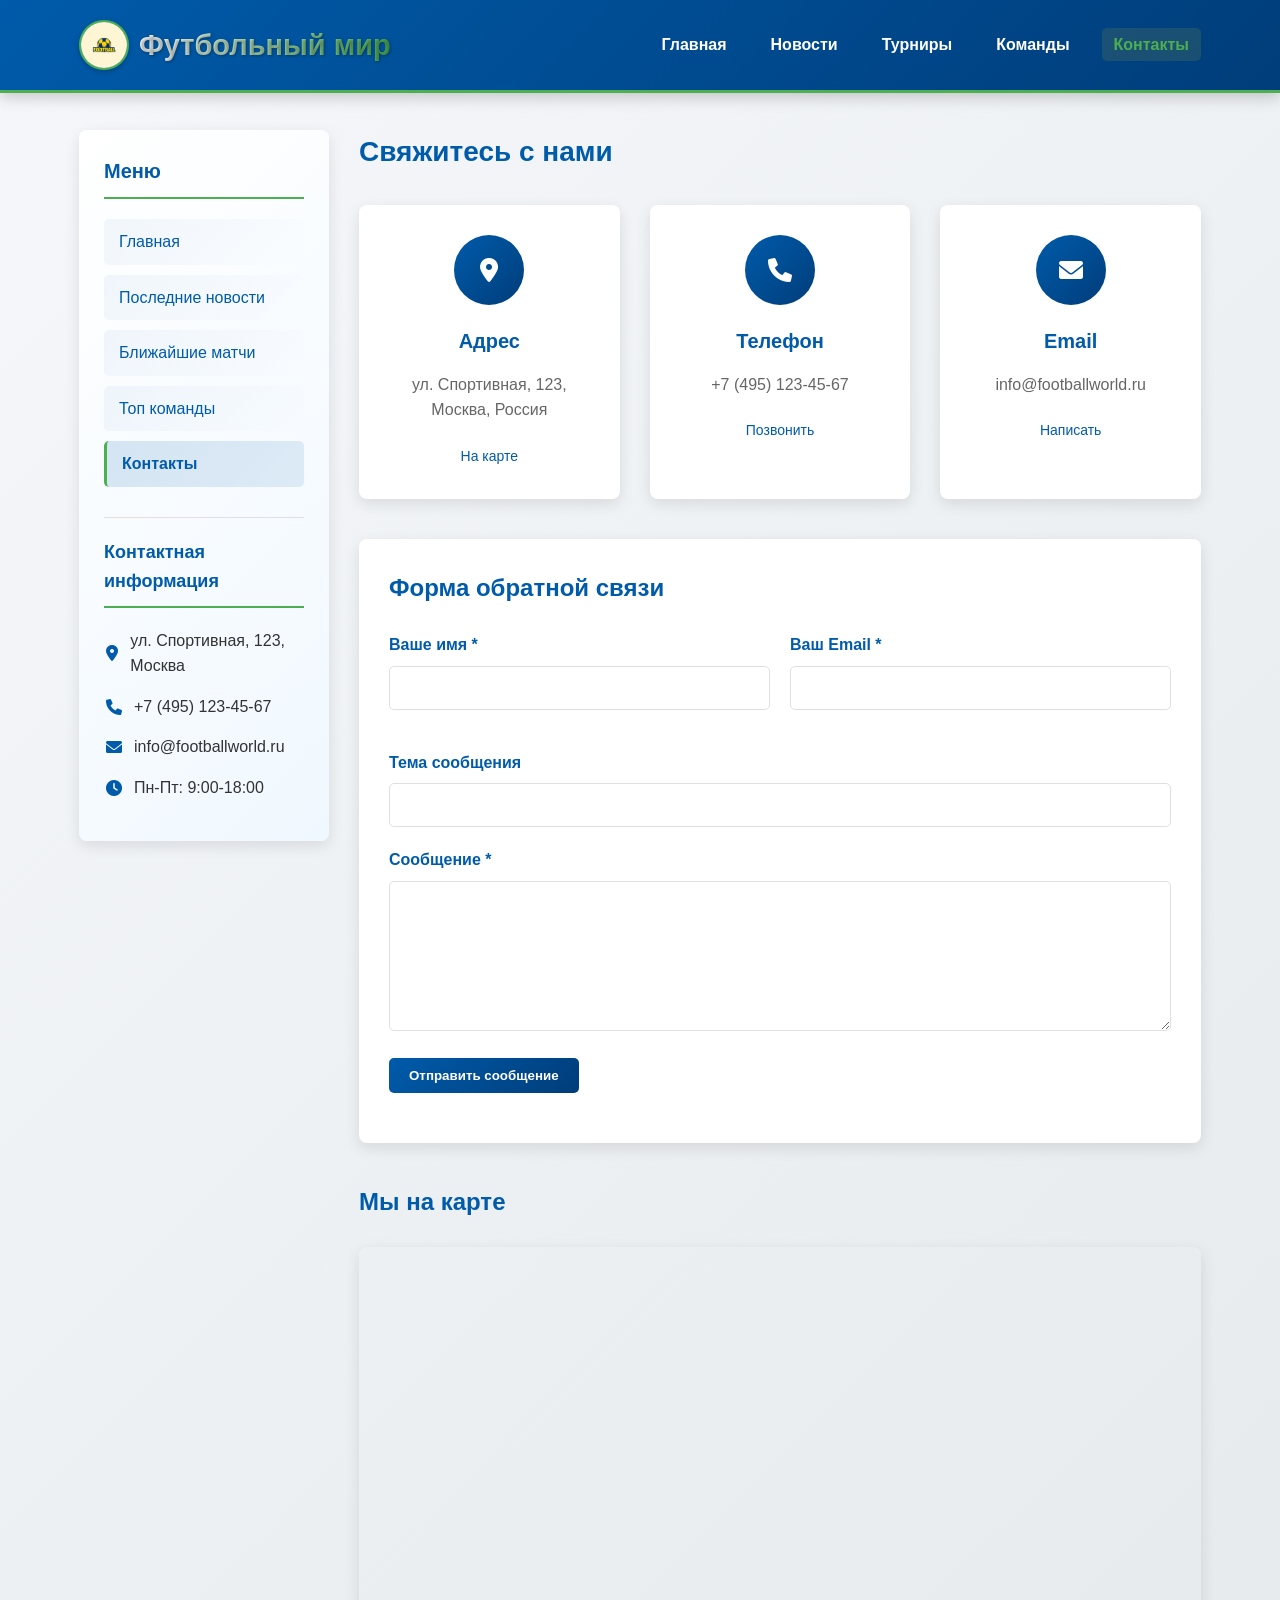
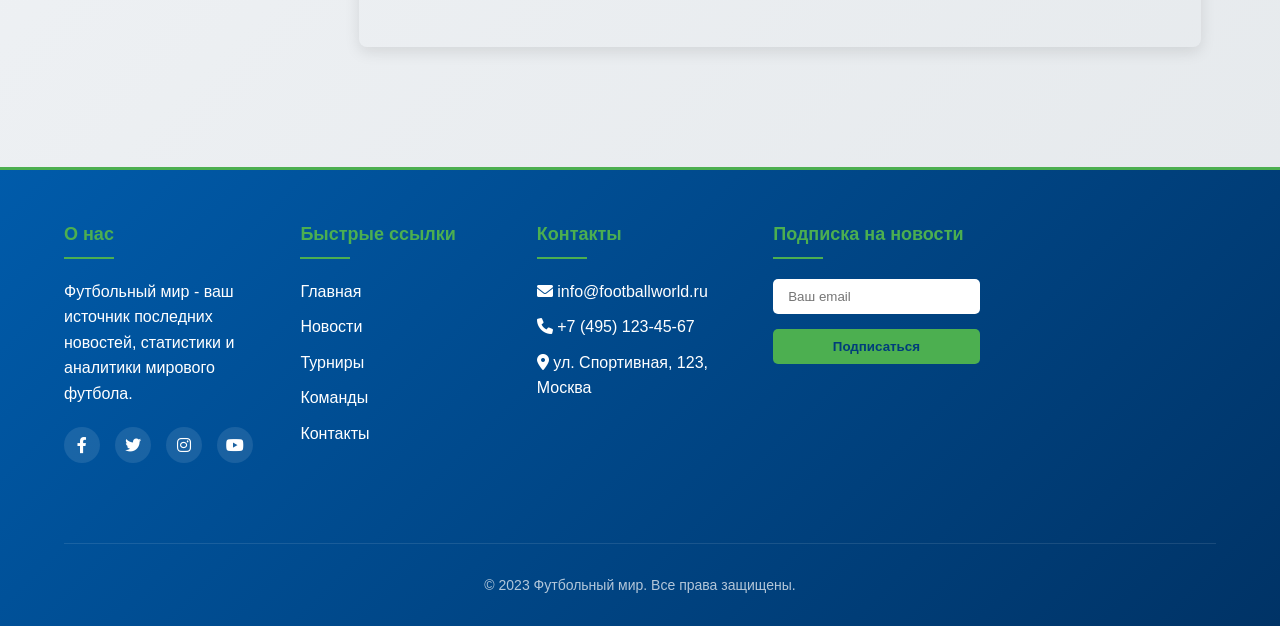
<file: demos/strityxa/contacts.html>
<!DOCTYPE html>
<html lang="ru">
<head>
    <meta charset="UTF-8">
    <meta name="viewport" content="width=device-width, initial-scale=1.0">
    <title>Футбольный мир - Контакты</title>
    <link rel="stylesheet" href="css/common.css">
    <link rel="stylesheet" href="css/header.css">
    <link rel="stylesheet" href="css/content.css">  
    <link rel="stylesheet" href="css/sidebar.css">    <link rel="stylesheet" href="https://cdnjs.cloudflare.com/ajax/libs/font-awesome/6.0.0-beta3/css/all.min.css">
    <link rel="icon" href="images/logo.png" type="image/png">
</head>
<body>
    <header>
        <div class="container">
            <div class="logo">
                <img src="images/logo.png" alt="Логотип Футбольный мир">
                <h1>Футбольный мир</h1>
            </div>
            <nav class="main-nav">
                <ul>
                    <li><a href="index.html">Главная</a></li>
                    <li><a href="news.html">Новости</a></li>
                    <li><a href="tournaments.html">Турниры</a></li>
                    <li><a href="teams.html">Команды</a></li>
                    <li class="active"><a href="contacts.html">Контакты</a></li>
                </ul>
            </nav>
            <div class="mobile-menu-btn">
                <i class="fas fa-bars"></i>
            </div>
        </div>
    </header>

    <div class="container main-container">
        <aside class="sidebar">
            <h3>Меню</h3>
            <nav class="sidebar-nav">
                <ul>
                    <li><a href="index.html">Главная</a></li>
                    <li><a href="news.html">Последние новости</a></li>
                    <li><a href="tournaments.html">Ближайшие матчи</a></li>
                    <li><a href="teams.html">Топ команды</a></li>
                    <li class="active"><a href="contacts.html">Контакты</a></li>
                </ul>
            </nav>

            <div class="sidebar-widget">
                <h3>Контактная информация</h3>
                <div class="contact-sidebar">
                    <p><i class="fas fa-map-marker-alt"></i> ул. Спортивная, 123, Москва</p>
                    <p><i class="fas fa-phone"></i> +7 (495) 123-45-67</p>
                    <p><i class="fas fa-envelope"></i> info@footballworld.ru</p>
                    <p><i class="fas fa-clock"></i> Пн-Пт: 9:00-18:00</p>
                </div>
            </div>
        </aside>

        <main class="main-content">
            <section class="contacts-section">
                <h2><span>Свяжитесь с нами</span></h2>
                
                <div class="contact-cards">
                    <div class="contact-card">
                        <div class="contact-icon">
                            <i class="fas fa-map-marker-alt"></i>
                        </div>
                        <h3>Адрес</h3>
                        <p>ул. Спортивная, 123, Москва, Россия</p>
                        <a href="#" class="btn-small">На карте</a>
                    </div>
                    
                    <div class="contact-card">
                        <div class="contact-icon">
                            <i class="fas fa-phone"></i>
                        </div>
                        <h3>Телефон</h3>
                        <p>+7 (495) 123-45-67</p>
                        <a href="tel:+74951234567" class="btn-small">Позвонить</a>
                    </div>
                    
                    <div class="contact-card">
                        <div class="contact-icon">
                            <i class="fas fa-envelope"></i>
                        </div>
                        <h3>Email</h3>
                        <p>info@footballworld.ru</p>
                        <a href="mailto:info@footballworld.ru" class="btn-small">Написать</a>
                    </div>
                </div>
                
                <div class="contact-form-container">
                    <h3><span>Форма обратной связи</span></h3>
                    <form class="contact-form">
                        <div class="form-row">
                            <div class="form-group">
                                <label for="name">Ваше имя *</label>
                                <input type="text" id="name" name="name" required>
                            </div>
                            <div class="form-group">
                                <label for="email">Ваш Email *</label>
                                <input type="email" id="email" name="email" required>
                            </div>
                        </div>
                        
                        <div class="form-group">
                            <label for="subject">Тема сообщения</label>
                            <input type="text" id="subject" name="subject">
                        </div>
                        
                        <div class="form-group">
                            <label for="message">Сообщение *</label>
                            <textarea id="message" name="message" rows="6" required></textarea>
                        </div>
                        
                        <div class="form-group">
                            <button type="submit" class="btn">Отправить сообщение</button>
                        </div>
                    </form>
                </div>
                
                <div class="map-container">
                    <h3><span>Мы на карте</span></h3>
                    <div class="map">
                        <!-- Здесь будет карта -->
                        <iframe src="https://www.google.com/maps/embed?pb=!1m18!1m12!1m3!1d2245.373789135139!2d37.61842331593095!3d55.753700980553136!2m3!1f0!2f0!3f0!3m2!1i1024!2i768!4f13.1!3m3!1m2!1s0x46b54a5a738fa419%3A0x7c347d506f52311f!2z0JrRgNCw0YHQvdCw0Y8g0J_RgNC10YHQvdC40LbQsNGA0LjRjywgMTIzLCDQnNC-0YHQutCy0LAsINCg0L7RgdGB0LjRjywgMTAxMDAw!5e0!3m2!1sru!2sru!4v1620000000000!5m2!1sru!2sru" width="100%" height="400" style="border:0;" allowfullscreen="" loading="lazy"></iframe>
                    </div>
                </div>
            </section>
        </main>
    </div>

    <footer>
        <div class="footer-container">
            <div class="footer-section">
                <h3>О нас</h3>
                <p>Футбольный мир - ваш источник последних новостей, статистики и аналитики мирового футбола.</p>
                <div class="social-links">
                    <a href="#"><i class="fab fa-facebook-f"></i></a>
                    <a href="#"><i class="fab fa-twitter"></i></a>
                    <a href="#"><i class="fab fa-instagram"></i></a>
                    <a href="#"><i class="fab fa-youtube"></i></a>
                </div>
            </div>
            
            <div class="footer-section">
                <h3>Быстрые ссылки</h3>
                <ul>
                    <li><a href="index.html">Главная</a></li>
                    <li><a href="news.html">Новости</a></li>
                    <li><a href="tournaments.html">Турниры</a></li>
                    <li><a href="teams.html">Команды</a></li>
                    <li><a href="contacts.html">Контакты</a></li>
                </ul>
            </div>
            
            <div class="footer-section">
                <h3>Контакты</h3>
                <ul>
                    <li><i class="fas fa-envelope"></i> info@footballworld.ru</li>
                    <li><i class="fas fa-phone"></i> +7 (495) 123-45-67</li>
                    <li><i class="fas fa-map-marker-alt"></i> ул. Спортивная, 123, Москва</li>
                </ul>
            </div>
            
            <div class="footer-section">
                <h3>Подписка на новости</h3>
                <form class="subscribe-form">
                    <input type="email" placeholder="Ваш email" required>
                    <button type="submit">Подписаться</button>
                </form>
            </div>
            
            <div class="footer-bottom">
                <p>&copy; 2023 Футбольный мир. Все права защищены.</p>
            </div>
        </div>    </footer>
</body>
</html>
</file>
<file: demos/strityxa/css/common.css>
/* Общие стили */
:root {
    --primary-color: #005baa;
    --primary-dark: #003d7a;
    --secondary-color: #4CAF50; /* Зелёный вместо золотого */
    --text-color: #333;
    --light-gray: #f5f5f5;
    --medium-gray: #e0e0e0;
    --dark-gray: #666;
    --white: #ffffff;
    --black: #000000;
    --success-color: #28a745;
    --error-color: #dc3545;
    --accent-green: #2E8B57; /* Дополнительный зелёный */
}

* {
    margin: 0;
    padding: 0;
    box-sizing: border-box;
}

body {
    font-family: 'Segoe UI', Tahoma, Geneva, Verdana, sans-serif;
    line-height: 1.6;
    color: var(--text-color);
    background: linear-gradient(135deg, #f5f7fa 0%, #e4e8eb 100%);
    padding-top: 100px;
    display: grid;
    grid-template-columns: 1fr;
    min-height: 100vh;
}

.container {
    width: 90%;
    max-width: 1200px;
    margin: 0 auto;
    padding: 0 15px;
}

.main-container {
    display: grid;
    grid-template-columns: 250px 1fr;
    gap: 30px;
    margin: 30px auto;
}

h1, h2, h3, h4, h5, h6 {
    color: var(--primary-color);
    margin-bottom: 15px;
    font-weight: 700;
}

a {
    text-decoration: none;
    color: var(--primary-color);
    transition: all 0.3s ease;
}

a:hover {
    color: var(--primary-dark);
}

img {
    max-width: 100%;
    height: auto;
}

.btn {
    display: inline-block;
    padding: 10px 20px;
    background: linear-gradient(135deg, var(--primary-color) 0%, var(--primary-dark) 100%);
    color: var(--white);
    border: none;
    border-radius: 5px;
    font-weight: 600;
    cursor: pointer;
    transition: all 0.3s ease;
    text-align: center;
}

.btn:hover {
    background: linear-gradient(135deg, var(--primary-dark) 0%, #002a54 100%);
    transform: translateY(-2px);
    box-shadow: 0 5px 15px rgba(0, 0, 0, 0.1);
}

.btn-small {
    padding: 6px 12px;
    font-size: 14px;
}
</file>
<file: demos/strityxa/css/header.css>
/* Шапка */
header {
    background: linear-gradient(135deg, var(--primary-color) 0%, var(--primary-dark) 100%);
    color: var(--white);
    padding: 20px 0;
    box-shadow: 0 4px 15px rgba(0, 0, 0, 0.2);
    position: fixed;
    width: 100%;
    top: 0;
    z-index: 1000;
    border-bottom: 3px solid var(--secondary-color);
}

header .container {
    display: flex;
    justify-content: space-between;
    align-items: center;
}

.logo {
    display: flex;
    align-items: center;
    gap: 10px;
}

.logo img {
    height: 50px;
    width: 50px;
    border-radius: 50%;
    object-fit: cover;
    border: 2px solid var(--secondary-color);
    box-shadow: 0 2px 5px rgba(0,0,0,0.2);
    transition: all 0.3s ease;
}

.logo img:hover {
    box-shadow: 0 5px 15px rgba(0,0,0,0.3);
}

.logo h1 {
    color: var(--white);
    font-size: 29px;
    margin: 0;
    background: linear-gradient(to right, var(--white) 0%, var(--secondary-color) 100%);
    -webkit-background-clip: text;
    background-clip: text;
    color: transparent;
    text-shadow: 1px 1px 3px rgba(0, 0, 0, 0.3);
}

.main-nav ul {
    display: flex;
    list-style: none;
    gap: 20px;
}

.main-nav li {
    position: relative;
}

.main-nav a {
    color: var(--white);
    font-weight: 600;
    padding: 8px 12px;
    border-radius: 5px;
    transition: all 0.3s ease;
}

.main-nav a:hover {
    background: rgba(255, 255, 255, 0.2);
}

.main-nav .active a {
    color: var(--secondary-color);
    background: rgba(255, 215, 0, 0.1);
}

.mobile-menu-btn {
    display: none;
    color: var(--white);
    font-size: 24px;
    cursor: pointer;
}

/* Футер */
footer {
    background: linear-gradient(135deg, var(--primary-color) 0%, #003366 100%);
    color: var(--white);
    padding: 50px 0 30px;
    margin-top: 50px;
    border-top: 3px solid var(--secondary-color);
}

.footer-container {
    width: 90%;
    max-width: 1200px;
    margin: 0 auto;
    display: grid;
    grid-template-columns: repeat(auto-fit, minmax(200px, 1fr));
    gap: 30px;
}

.footer-section {
    margin-bottom: 20px;
}

.footer-section h3 {
    color: var(--secondary-color);
    margin-bottom: 20px;
    font-size: 18px;
    position: relative;
    padding-bottom: 10px;
}

.footer-section h3::after {
    content: '';
    position: absolute;
    left: 0;
    bottom: 0;
    width: 50px;
    height: 2px;
    background: var(--secondary-color);
}

.footer-section p {
    margin-bottom: 20px;
    line-height: 1.6;
}

.footer-section ul {
    list-style: none;
}

.footer-section li {
    margin-bottom: 10px;
}

.footer-section a {
    color: var(--white);
    transition: all 0.3s ease;
    display: flex;
    align-items: center;
    gap: 8px;
}

.footer-section a:hover {
    color: var(--secondary-color);
    padding-left: 5px;
}

.footer-section a i {
    width: 20px;
    text-align: center;
}

.subscribe-form {
    display: flex;
    flex-direction: column;
    gap: 15px;
}

.subscribe-form input {
    padding: 10px 15px;
    border: none;
    border-radius: 5px;
    font-family: inherit;
}

.subscribe-form button {
    background: var(--secondary-color);
    color: var(--primary-dark);
    font-weight: 600;
    border: none;
    padding: 10px;
    border-radius: 5px;
    cursor: pointer;
    transition: all 0.3s ease;
}

.subscribe-form button:hover {
    background: #ffcc00;
}

.social-links {
    display: flex;
    gap: 15px;
    margin-top: 15px;
}

.social-links a {
    color: var(--white);
    background: rgba(255, 255, 255, 0.1);
    width: 36px;
    height: 36px;
    border-radius: 50%;
    display: flex;
    align-items: center;
    justify-content: center;
    transition: all 0.3s ease;
}

.social-links a:hover {
    background: var(--secondary-color);
    color: var(--primary-color);
    transform: translateY(-3px);
}

.footer-bottom {
    text-align: center;
    padding-top: 30px;
    margin-top: 30px;
    border-top: 1px solid rgba(255, 255, 255, 0.1);
    grid-column: 1 / -1;
    font-size: 14px;
    color: rgba(255, 255, 255, 0.7);
}
</file>
<file: demos/strityxa/css/content.css>
/* Основное содержимое */
.main-content {
    grid-column: 2;
}

/* Герой секция */
.hero {
    background: linear-gradient(135deg, #e6f2ff 0%, #cce5ff 100%);
    padding: 50px;
    margin-bottom: 40px;
    border-radius: 8px;
    text-align: center;
    box-shadow: 0 5px 15px rgba(0, 0, 0, 0.1);
    border-left: 5px solid var(--primary-color);
    position: relative;
    overflow: hidden;
}

.hero::before {
    content: '';
    position: absolute;
    top: -50px;
    right: -50px;
    width: 200px;
    height: 200px;
    background: rgba(255, 255, 255, 0.2);
    border-radius: 50%;
}

.hero::after {
    content: '';
    position: absolute;
    bottom: -30px;
    left: -30px;
    width: 150px;
    height: 150px;
    background: rgba(255, 255, 255, 0.1);
    border-radius: 50%;
}

.hero h2 {
    font-size: 36px;
    margin-bottom: 20px;
    color: var(--primary-dark);
    position: relative;
    z-index: 1;
}

.hero p {
    font-size: 18px;
    margin-bottom: 30px;
    max-width: 700px;
    margin-left: auto;
    margin-right: auto;
    position: relative;
    z-index: 1;
}

/* Новости */
.latest-news h2, 
.news-section h2,
.tournaments-section h2,
.teams-section h2,
.contacts-section h2 {
    display: flex;
    align-items: center;
    margin-bottom: 30px;
    font-size: 28px;
}

.latest-news h2 span, 
.news-section h2 span,
.tournaments-section h2 span,
.teams-section h2 span,
.contacts-section h2 span {
    position: relative;
    padding-right: 15px;
}

.latest-news h2 span::after,
.news-section h2 span::after,
.tournaments-section h2 span::after,
.teams-section h2 span::after,
.contacts-section h2 span::after {
    content: '';
    flex: 1;
    height: 3px;
    background: linear-gradient(to right, var(--primary-color), var(--medium-gray));
    margin-left: 15px;
}

.news-grid {
    display: grid;
    grid-template-columns: repeat(auto-fill, minmax(300px, 1fr));
    gap: 30px;
    margin-bottom: 40px;
}

.news-card {
    background: var(--white);
    border-radius: 8px;
    overflow: hidden;
    box-shadow: 0 5px 15px rgba(0, 0, 0, 0.1);
    transition: all 0.3s ease;
}

.news-card:hover {
    transform: translateY(-5px);
    box-shadow: 0 10px 25px rgba(0, 0, 0, 0.15);
}

.news-image {
    position: relative;
    height: 200px;
    overflow: hidden;
}

.news-image img {
    width: 100%;
    height: 100%;
    object-fit: cover;
    transition: transform 0.5s ease;
}

.news-card:hover .news-image img {
    transform: scale(1.05);
}

.news-category {
    position: absolute;
    top: 15px;
    left: 15px;
    background: var(--primary-color);
    color: var(--white);
    padding: 5px 10px;
    border-radius: 5px;
    font-size: 12px;
    font-weight: 600;
}

.news-content {
    padding: 20px;
}

.news-content h3 {
    font-size: 20px;
    margin-bottom: 10px;
    line-height: 1.4;
}

.meta {
    color: var(--dark-gray);
    font-size: 14px;
    margin-bottom: 15px;
    display: flex;
    align-items: center;
    gap: 15px;
}

.meta i {
    margin-right: 5px;
}

.news-content p {
    margin-bottom: 15px;
    color: var(--dark-gray);
    line-height: 1.6;
}

.read-more {
    color: var(--primary-color);
    font-weight: 600;
    display: inline-flex;
    align-items: center;
    gap: 5px;
}

.read-more::after {
    content: '→';
    transition: transform 0.3s ease;
}

.read-more:hover::after {
    transform: translateX(3px);
}

/* Статьи новостей */
.news-article {
    background: var(--white);
    border-radius: 8px;
    padding: 30px;
    box-shadow: 0 5px 15px rgba(0, 0, 0, 0.1);
    margin-bottom: 40px;
}

.article-header {
    margin-bottom: 25px;
}

.article-header h3 {
    font-size: 28px;
    line-height: 1.4;
    color: var(--primary-dark);
}

.article-header .meta {
    font-size: 16px;
}

.article-image {
    border-radius: 8px;
    margin-bottom: 25px;
    box-shadow: 0 5px 15px rgba(0, 0, 0, 0.1);
}

.article-content {
    line-height: 1.8;
    margin-bottom: 30px;
}

.article-content p {
    margin-bottom: 20px;
}

.article-content ul, 
.article-content ol {
    margin-bottom: 20px;
    padding-left: 20px;
}

.article-content li {
    margin-bottom: 10px;
}

.article-footer {
    display: flex;
    justify-content: space-between;
    align-items: center;
    flex-wrap: wrap;
    gap: 20px;
    padding-top: 20px;
    border-top: 1px solid var(--medium-gray);
}

.tags {
    display: flex;
    flex-wrap: wrap;
    gap: 10px;
}

.tags span {
    background: rgba(0, 91, 170, 0.1);
    padding: 5px 10px;
    border-radius: 5px;
    font-size: 14px;
    color: var(--primary-color);
}

.tags i {
    margin-right: 5px;
}

.social-share {
    display: flex;
    align-items: center;
    gap: 15px;
}

.social-share span {
    font-size: 14px;
    color: var(--dark-gray);
}

.social-share a {
    color: var(--white);
    width: 35px;
    height: 35px;
    border-radius: 50%;
    display: flex;
    align-items: center;
    justify-content: center;
    transition: all 0.3s ease;
}

.social-share a:nth-child(2) {
    background: #3b5998;
}

.social-share a:nth-child(3) {
    background: #1da1f2;
}

.social-share a:nth-child(4) {
    background: #45668e;
}

.social-share a:nth-child(5) {
    background: #0088cc;
}

.social-share a:hover {
    transform: translateY(-3px);
}

.pagination {
    display: flex;
    justify-content: center;
    gap: 10px;
    margin-top: 40px;
}

.pagination a {
    width: 40px;
    height: 40px;
    display: flex;
    align-items: center;
    justify-content: center;
    border-radius: 5px;
    background: var(--white);
    color: var(--text-color);
    box-shadow: 0 2px 5px rgba(0, 0, 0, 0.1);
    transition: all 0.3s ease;
}

.pagination a:hover, 
.pagination a.active {
    background: var(--primary-color);
    color: var(--white);
}

/* Турниры */
.tournament-cards {
    display: grid;
    grid-template-columns: repeat(auto-fill, minmax(300px, 1fr));
    gap: 30px;
    margin-bottom: 40px;
}

.tournament-card {
    background: var(--white);
    border-radius: 8px;
    overflow: hidden;
    box-shadow: 0 5px 15px rgba(0, 0, 0, 0.1);
    transition: all 0.3s ease;
}

.tournament-card:hover {
    transform: translateY(-5px);
    box-shadow: 0 10px 25px rgba(0, 0, 0, 0.15);
}

.tournament-header {
    position: relative;
    height: 180px;
}

.tournament-header img {
    width: 100%;
    height: 100%;
    object-fit: cover;
}

.tournament-header h3 {
    position: absolute;
    bottom: 0;
    left: 0;
    right: 0;
    background: linear-gradient(to top, rgba(0, 0, 0, 0.8), transparent);
    color: var(--white);
    padding: 20px;
    margin: 0;
}

.tournament-body {
    padding: 20px;
}

.tournament-body p {
    margin-bottom: 20px;
    color: var(--dark-gray);
}

.tournament-info {
    display: flex;
    flex-direction: column;
    gap: 10px;
    margin-bottom: 20px;
}

.tournament-info div {
    display: flex;
    align-items: center;
    gap: 10px;
    font-size: 14px;
}

.tournament-info i {
    color: var(--primary-color);
}

.tournament-footer {
    display: flex;
    padding: 0 20px 20px;
    gap: 10px;
}

.tournament-footer .btn {
    flex: 1;
    padding: 8px;
    font-size: 14px;
}

.upcoming-matches {
    margin-top: 50px;
}

.upcoming-matches h3 {
    font-size: 24px;
    display: flex;
    align-items: center;
}

.upcoming-matches h3 span {
    position: relative;
    padding-right: 15px;
}

.upcoming-matches h3 span::after {
    content: '';
    flex: 1;
    height: 3px;
    background: linear-gradient(to right, var(--primary-color), var(--medium-gray));
    margin-left: 15px;
}

.matches-table {
    background: var(--white);
    border-radius: 8px;
    overflow: hidden;
    box-shadow: 0 5px 15px rgba(0, 0, 0, 0.1);
}

.match-row {
    display: grid;
    grid-template-columns: 120px 1fr 100px 100px;
    align-items: center;
    padding: 15px 20px;
    border-bottom: 1px solid var(--medium-gray);
    transition: all 0.3s ease;
}

.match-row:last-child {
    border-bottom: none;
}

.match-row:hover {
    background: rgba(0, 91, 170, 0.05);
}

.match-date {
    display: flex;
    flex-direction: column;
    font-size: 14px;
}

.match-teams {
    display: flex;
    flex-direction: column;
    gap: 5px;
    font-weight: 600;
}

.match-tournament {
    font-size: 14px;
    color: var(--dark-gray);
}

.match-actions .btn-small {
    width: 100%;
}

/* Команды */
.team-filters {
    display: flex;
    flex-wrap: wrap;
    gap: 15px;
    margin-bottom: 30px;
    background: var(--white);
    padding: 20px;
    border-radius: 8px;
    box-shadow: 0 5px 15px rgba(0, 0, 0, 0.1);
}

.filter-group {
    display: flex;
    align-items: center;
    gap: 10px;
}

.filter-group label {
    font-weight: 600;
}

.filter-group select {
    padding: 8px 12px;
    border: 1px solid var(--medium-gray);
    border-radius: 5px;
    background: var(--white);
    min-width: 150px;
}

.teams-grid {
    display: grid;
    grid-template-columns: repeat(auto-fill, minmax(300px, 1fr));
    gap: 30px;
    margin-bottom: 40px;
}

.team-card {
    background: var(--white);
    border-radius: 8px;
    overflow: hidden;
    box-shadow: 0 5px 15px rgba(0, 0, 0, 0.1);
    transition: all 0.3s ease;
    display: flex;
    flex-direction: column;
}

.team-card:hover {
    transform: translateY(-5px);
    box-shadow: 0 10px 25px rgba(0, 0, 0, 0.15);
}

.team-logo {
    height: 200px;
    overflow: hidden;
}

.team-logo img {
    width: 100%;
    height: 100%;
    object-fit: cover;
    transition: transform 0.5s ease;
}

.team-card:hover .team-logo img {
    transform: scale(1.05);
}

.team-info {
    padding: 20px;
    flex: 1;
}

.team-info h3 {
    font-size: 22px;
    margin-bottom: 10px;
}

.team-meta {
    display: flex;
    gap: 15px;
    margin-bottom: 15px;
    font-size: 14px;
    color: var(--dark-gray);
}

.team-meta i {
    color: var(--primary-color);
    margin-right: 5px;
}

.team-info p {
    margin-bottom: 20px;
    color: var(--dark-gray);
    line-height: 1.6;
}

.team-stats {
    display: grid;
    grid-template-columns: 1fr 1fr;
    gap: 10px;
    margin-bottom: 20px;
    font-size: 14px;
}

.team-stats div {
    display: flex;
    flex-direction: column;
}

.team-stats span:first-child {
    font-weight: 600;
    color: var(--primary-color);
}

.team-actions {
    display: flex;
    gap: 10px;
    padding: 0 20px 20px;
}

.team-actions .btn {
    flex: 1;
    padding: 8px;
    font-size: 14px;
}

/* Контакты */
.contact-cards {
    display: grid;
    grid-template-columns: repeat(auto-fill, minmax(250px, 1fr));
    gap: 30px;
    margin-bottom: 40px;
}

.contact-card {
    background: var(--white);
    border-radius: 8px;
    padding: 30px;
    text-align: center;
    box-shadow: 0 5px 15px rgba(0, 0, 0, 0.1);
    transition: all 0.3s ease;
}

.contact-card:hover {
    transform: translateY(-5px);
    box-shadow: 0 10px 25px rgba(0, 0, 0, 0.15);
}

.contact-icon {
    width: 70px;
    height: 70px;
    background: linear-gradient(135deg, var(--primary-color) 0%, var(--primary-dark) 100%);
    color: var(--white);
    border-radius: 50%;
    display: flex;
    align-items: center;
    justify-content: center;
    margin: 0 auto 20px;
    font-size: 24px;
}

.contact-card h3 {
    font-size: 20px;
    margin-bottom: 15px;
}

.contact-card p {
    margin-bottom: 20px;
    color: var(--dark-gray);
}

.contact-form-container {
    background: var(--white);
    border-radius: 8px;
    padding: 30px;
    box-shadow: 0 5px 15px rgba(0, 0, 0, 0.1);
    margin-bottom: 40px;
}

.contact-form-container h3 {
    font-size: 24px;
    margin-bottom: 25px;
    display: flex;
    align-items: center;
}

.contact-form-container h3 span {
    position: relative;
    padding-right: 15px;
}

.contact-form-container h3 span::after {
    content: '';
    flex: 1;
    height: 3px;
    background: linear-gradient(to right, var(--primary-color), var(--medium-gray));
    margin-left: 15px;
}

.form-row {
    display: flex;
    gap: 20px;
    margin-bottom: 20px;
}

.form-group {
    flex: 1;
    margin-bottom: 20px;
}

.form-group label {
    display: block;
    margin-bottom: 8px;
    font-weight: 600;
    color: var(--primary-color);
}

.form-group input,
.form-group textarea,
.form-group select {
    width: 100%;
    padding: 12px 15px;
    border: 1px solid var(--medium-gray);
    border-radius: 5px;
    font-family: inherit;
    font-size: 16px;
    transition: all 0.3s ease;
}

.form-group textarea {
    resize: vertical;
    min-height: 150px;
}

.form-group input:focus,
.form-group textarea:focus,
.form-group select:focus {
    outline: none;
    border-color: var(--primary-color);
    box-shadow: 0 0 0 3px rgba(0, 91, 170, 0.2);
}

.map-container {
    margin-bottom: 40px;
}

.map-container h3 {
    font-size: 24px;
    margin-bottom: 25px;
    display: flex;
    align-items: center;
}

.map-container h3 span {
    position: relative;
    padding-right: 15px;
}

.map-container h3 span::after {
    content: '';
    flex: 1;
    height: 3px;
    background: linear-gradient(to right, var(--primary-color), var(--medium-gray));
    margin-left: 15px;
}

.map {
    border-radius: 8px;
    overflow: hidden;
    box-shadow: 0 5px 15px rgba(0, 0, 0, 0.1);
    height: 400px;
}
</file>
<file: demos/strityxa/css/sidebar.css>
/* Боковая панель */
.sidebar {
    background: linear-gradient(135deg, var(--white) 0%, #f0f8ff 100%);
    padding: 25px;
    border-radius: 8px;
    box-shadow: 0 5px 15px rgba(0, 0, 0, 0.1);
    height: fit-content;
    position: sticky;
    top: 120px;
}

.sidebar h3 {
    color: var(--primary-color);
    font-size: 20px;
    margin-bottom: 20px;
    padding-bottom: 10px;
    border-bottom: 2px solid var(--secondary-color);
}

.sidebar-nav ul {
    list-style: none;
}

.sidebar-nav li {
    margin-bottom: 10px;
}

.sidebar-nav a {
    display: block;
    padding: 10px 15px;
    color: var(--primary-color);
    border-radius: 5px;
    transition: all 0.3s ease;
    background: linear-gradient(135deg, rgba(0, 91, 170, 0.05) 0%, rgba(0, 91, 170, 0) 100%);
}

.sidebar-nav a:hover {
    background: linear-gradient(135deg, rgba(0, 91, 170, 0.1) 0%, rgba(0, 91, 170, 0.05) 100%);
    transform: translateX(5px);
}

.sidebar-nav .active a {
    background: linear-gradient(135deg, rgba(0, 91, 170, 0.15) 0%, rgba(0, 91, 170, 0.1) 100%);
    font-weight: bold;
    border-left: 3px solid var(--secondary-color);
}

.sidebar-widget {
    margin-top: 30px;
    padding-top: 20px;
    border-top: 1px solid var(--medium-gray);
}

.sidebar-widget h3 {
    font-size: 18px;
}

.top-news {
    display: flex;
    flex-direction: column;
    gap: 10px;
}

.top-news a {
    color: var(--text-color);
    padding: 8px 0;
    border-bottom: 1px dashed var(--medium-gray);
}

.top-news a:hover {
    color: var(--primary-color);
    padding-left: 5px;
}

.match {
    background: rgba(0, 91, 170, 0.05);
    padding: 10px;
    border-radius: 5px;
    margin-bottom: 10px;
}

.match .teams {
    font-weight: 600;
    margin-bottom: 5px;
}

.match .match-info {
    display: flex;
    justify-content: space-between;
    font-size: 14px;
    color: var(--dark-gray);
}

.team-ranking {
    display: flex;
    flex-direction: column;
    gap: 10px;
}

.team-rank {
    display: flex;
    justify-content: space-between;
    padding: 8px 0;
    border-bottom: 1px dashed var(--medium-gray);
}

.team-rank span:first-child {
    font-weight: bold;
    color: var(--primary-color);
}

.contact-sidebar p {
    margin-bottom: 15px;
    display: flex;
    align-items: center;
    gap: 10px;
}

.contact-sidebar i {
    color: var(--primary-color);
    width: 20px;
    text-align: center;
}
</file>
